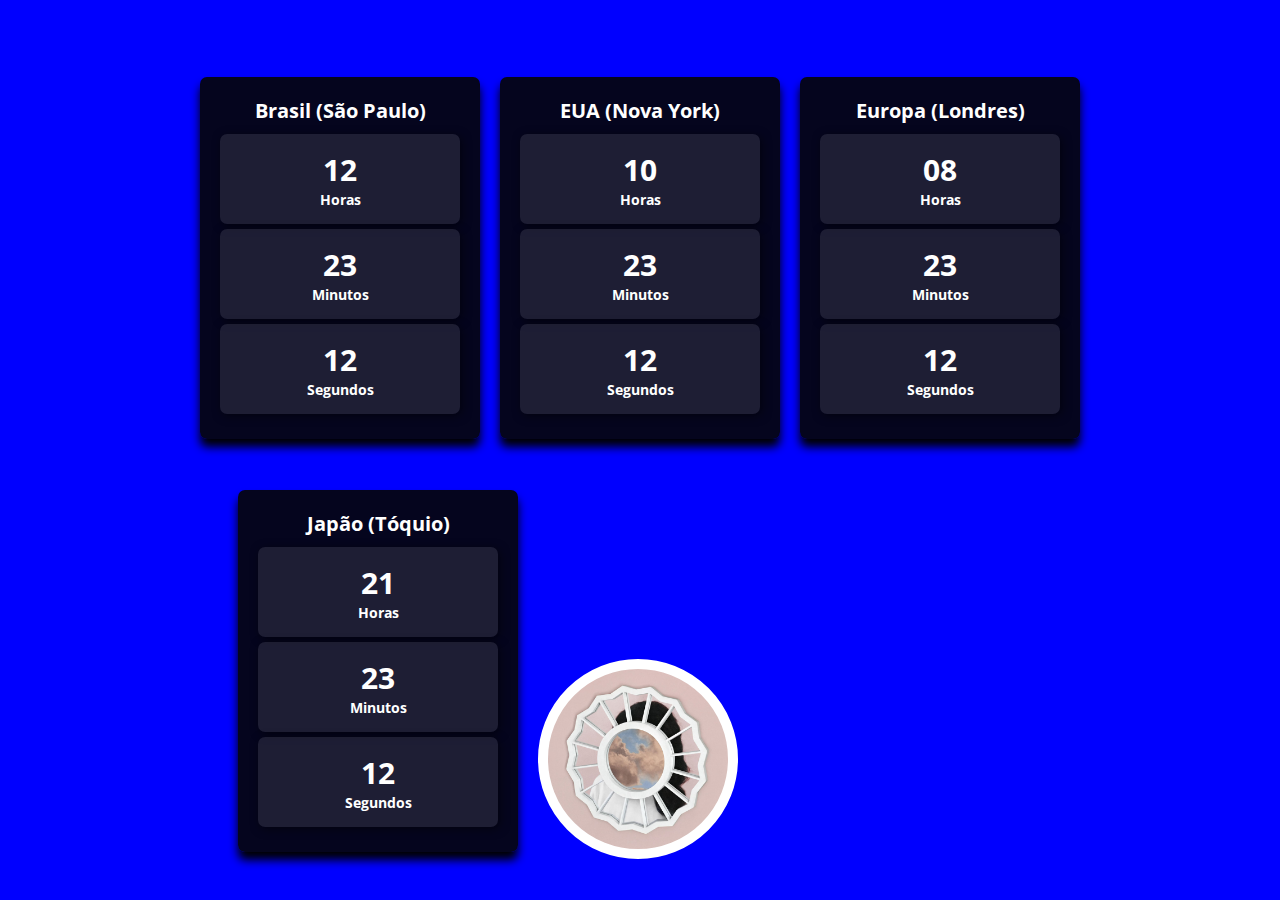
<file: index.html>
<!DOCTYPE html>
<html lang="pt-br">
  <head>
    <meta charset="UTF-8" />
    <meta name="viewport" content="width=device-width, initial-scale=1.0" />
    <link rel="stylesheet" href="style.css" />
    <title>Relógio Digital</title>
  </head>
  <body>
    <div class="relogios-container">
      <div class="relogio">
        <h3>Brasil (São Paulo)</h3>
        <div>
          <span id="horas-br">00</span>
          <span class="tempo">Horas</span>
        </div>
        <div>
          <span id="minutos-br">00</span>
          <span class="tempo">Minutos</span>
        </div>
        <div>
          <span id="segundos-br">00</span>
          <span class="tempo">Segundos</span>
        </div>
      </div>

      <div class="relogio">
        <h3>EUA (Nova York)</h3>
        <div>
          <span id="horas-ny">00</span>
          <span class="tempo">Horas</span>
        </div>
        <div>
          <span id="minutos-ny">00</span>
          <span class="tempo">Minutos</span>
        </div>
        <div>
          <span id="segundos-ny">00</span>
          <span class="tempo">Segundos</span>
        </div>
      </div>

      <div class="relogio">
        <h3>Europa (Londres)</h3>
        <div>
          <span id="horas-lon">00</span>
          <span class="tempo">Horas</span>
        </div>
        <div>
          <span id="minutos-lon">00</span>
          <span class="tempo">Minutos</span>
        </div>
        <div>
          <span id="segundos-lon">00</span>
          <span class="tempo">Segundos</span>
        </div>
      </div>

      <div class="relogio">
        <h3>Japão (Tóquio)</h3>
        <div>
          <span id="horas-tok">00</span>
          <span class="tempo">Horas</span>
        </div>
        <div>
          <span id="minutos-tok">00</span>
          <span class="tempo">Minutos</span>
        </div>
        <div>
          <span id="segundos-tok">00</span>
          <span class="tempo">Segundos</span>
        </div>
      </div>
      <div class="music-container">
        <div class="cd-container">
          <div class="cd"></div>
        </div>
        <!-- Embed Spotify Player -->
        <iframe
          src="https://open.spotify.com/embed/track/1OubIZ0ARYCUq5kceYUQiO?si=78b48835c4474b2e"
          width="300"
          height="380"
          frameborder="0"
          allowtransparency="true"
          allow="encrypted-media"
        ></iframe>
      </div>
    </div>

    <script src="js/script.js"></script>
  </body>
</html>
</file>
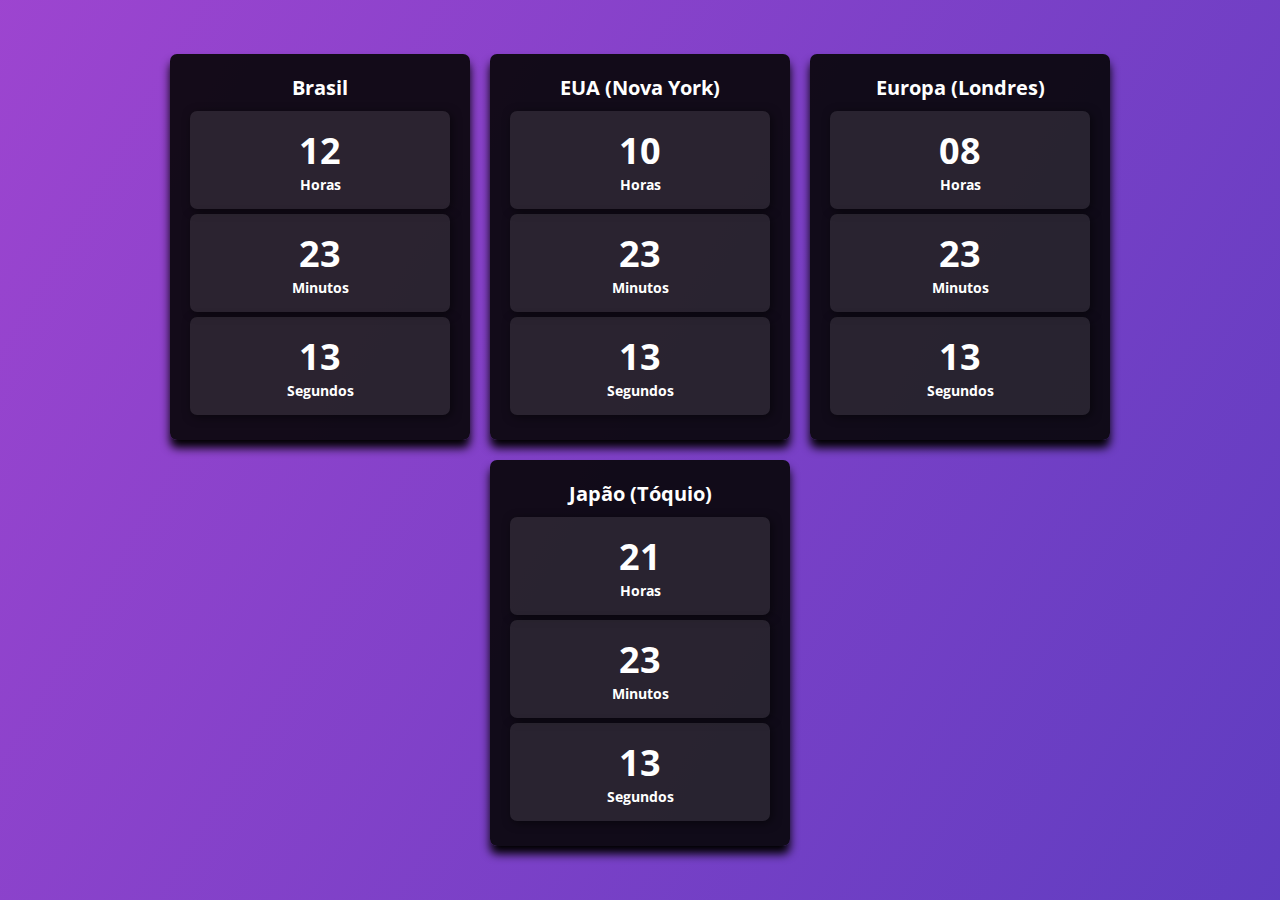
<file: Relogio digital/assets/css/index.html>
<!DOCTYPE html>
<html lang="pt-br">
  <head>
    <meta charset="UTF-8" />
    <meta name="viewport" content="width=device-width, initial-scale=1.0" />
    <link rel="stylesheet" href="style.css" />
    <title>Relógio Digital</title>
  </head>
  <body>
    <div class="relogios-container">
      <div class="relogio">
        <h3>Brasil</h3>
        <div>
          <span id="horas-br">00</span>
          <span class="tempo">Horas</span>
        </div>
        <div>
          <span id="minutos-br">00</span>
          <span class="tempo">Minutos</span>
        </div>
        <div>
          <span id="segundos-br">00</span>
          <span class="tempo">Segundos</span>
        </div>
      </div>

      <div class="relogio">
        <h3>EUA (Nova York)</h3>
        <div>
          <span id="horas-ny">00</span>
          <span class="tempo">Horas</span>
        </div>
        <div>
          <span id="minutos-ny">00</span>
          <span class="tempo">Minutos</span>
        </div>
        <div>
          <span id="segundos-ny">00</span>
          <span class="tempo">Segundos</span>
        </div>
      </div>

      <div class="relogio">
        <h3>Europa (Londres)</h3>
        <div>
          <span id="horas-lon">00</span>
          <span class="tempo">Horas</span>
        </div>
        <div>
          <span id="minutos-lon">00</span>
          <span class="tempo">Minutos</span>
        </div>
        <div>
          <span id="segundos-lon">00</span>
          <span class="tempo">Segundos</span>
        </div>
      </div>

      <div class="relogio">
        <h3>Japão (Tóquio)</h3>
        <div>
          <span id="horas-tok">00</span>
          <span class="tempo">Horas</span>
        </div>
        <div>
          <span id="minutos-tok">00</span>
          <span class="tempo">Minutos</span>
        </div>
        <div>
          <span id="segundos-tok">00</span>
          <span class="tempo">Segundos</span>
        </div>
      </div>
    </div>

    <script src="js/script.js"></script>
  </body>
</html>
</file>
<file: style.css>
@import url('https://fonts.googleapis.com/css2?family=Open+Sans:ital,wght@0,300..800;1,300..800&display=swap');

* {
  margin: 0;
  padding: 0;
  font-family: 'Open Sans', sans-serif;
  box-sizing: border-box;
}

body {
  min-height: 100vh;
  height: auto;
  background: linear-gradient(120deg, blue, blue);
  display: flex;
  align-items: center;
  justify-content: center;
  flex-direction: column;
  padding-top: 20px; /* Espaço uniforme no topo */
}

.relogios-container {
  display: flex;
  flex-wrap: wrap;
  justify-content: center;
  gap: 20px;
  max-width: 90%;
}

.relogio {
  display: flex;
  flex-direction: column;
  align-items: center;
  justify-content: center;
  height: auto;
  width: 300px;
  background: rgba(5, 5, 5, 0.9);
  border-radius: 7px;
  box-shadow: 0px 8px 10px rgb(0, 0, 0);
  color: white;
  padding: 20px;
  margin-top: 20px; /* Mantém todos os blocos alinhados igualmente */
}

.relogio h3 {
  margin-bottom: 10px;
  font-size: 20px;
}

.relogio div {
  height: auto;
  width: 100%;
  display: flex;
  flex-direction: column;
  align-items: center;
  justify-content: center;
  background: rgba(255, 255, 255, 0.1);
  box-shadow: 2px 2px 10px rgba(0, 0, 0, 0.5);
  border-radius: 7px;
  margin-bottom: 5px;
  padding: 15px;
  word-wrap: break-word;
  text-align: center;
  overflow: hidden;
}

.relogio span {
  font-weight: bolder;
  font-size: 36px;
}

.relogio span.tempo {
  font-size: 14px;
  color: white;
}

@media (max-width: 1920px) {
  .relogios-container {
    align-items: center;
  }

  .relogio {
    width: 90%;
    max-width: 280px;
  }

  .relogio span {
    font-size: 30px;
  }
}

@media (max-width: 600px) {
  .relogio {
    width: 100%;
    max-width: 250px;
  }

  .relogio span {
    font-size: 28px;
  }
}
.music-container {
  text-align: center;
  color: #fff;
}

.cd-container {
  position: relative;
  display: inline-block;
}

.cd {
  width: 200px;
  height: 200px;
  border-radius: 50%;
  background: url('js/ab67616d0000b2732e92f776279eaf45d14a33fd.jpg') no-repeat
    center center;
  background-size: cover;
  border: 10px solid #fff;
  animation: rotate 10s linear infinite;
}

iframe {
  margin-top: 20px;
  border-radius: 5px;
}

@keyframes rotate {
  0% {
    transform: rotate(0deg);
  }
  100% {
    transform: rotate(360deg);
  }
}
</file>
<file: Relogio digital/assets/css/style.css>
@import url('https://fonts.googleapis.com/css2?family=Open+Sans:ital,wght@0,300..800;1,300..800&display=swap');

* {
  margin: 0;
  padding: 0;
  font-family: 'Open Sans', sans-serif;
  box-sizing: border-box;
}

body {
  height: 100vh;
  background: linear-gradient(120deg, #8b23c7d8, #451cb6da);
  display: flex;
  align-items: center;
  justify-content: center;
  flex-direction: column;
}

.relogios-container {
  display: flex;
  flex-wrap: wrap;
  justify-content: center;
  gap: 20px;
  max-width: 90%;
}

.relogio {
  display: flex;
  flex-direction: column;
  align-items: center;
  justify-content: center;
  height: auto;
  width: 300px;
  background: rgba(5, 5, 5, 0.9);
  border-radius: 7px;
  box-shadow: 0px 8px 10px rgb(0, 0, 0);
  color: white;
  padding: 20px;
}

.relogio h3 {
  margin-bottom: 10px;
  font-size: 20px;
}

.relogio div {
  height: auto;
  width: 100%;
  display: flex;
  flex-direction: column;
  align-items: center;
  justify-content: center;
  background: rgba(255, 255, 255, 0.1);
  box-shadow: 2px 2px 10px rgba(0, 0, 0, 0.5);
  border-radius: 7px;
  margin-bottom: 5px;
  padding: 15px;
  word-wrap: break-word;
  text-align: center;
  overflow: hidden;
}

.relogio span {
  font-weight: bolder;
  font-size: 36px;
}

.relogio span.tempo {
  font-size: 14px;
  color: white;
}

@media (max-width: 1024px) {
  .relogios-container {
    flex-direction: column;
    align-items: center;
  }

  .relogio {
    width: 90%;
    max-width: 280px;
  }

  .relogio span {
    font-size: 30px;
  }
}

@media (max-width: 600px) {
  .relogio {
    width: 100%;
    max-width: 250px;
  }

  .relogio span {
    font-size: 28px;
  }
}
</file>
